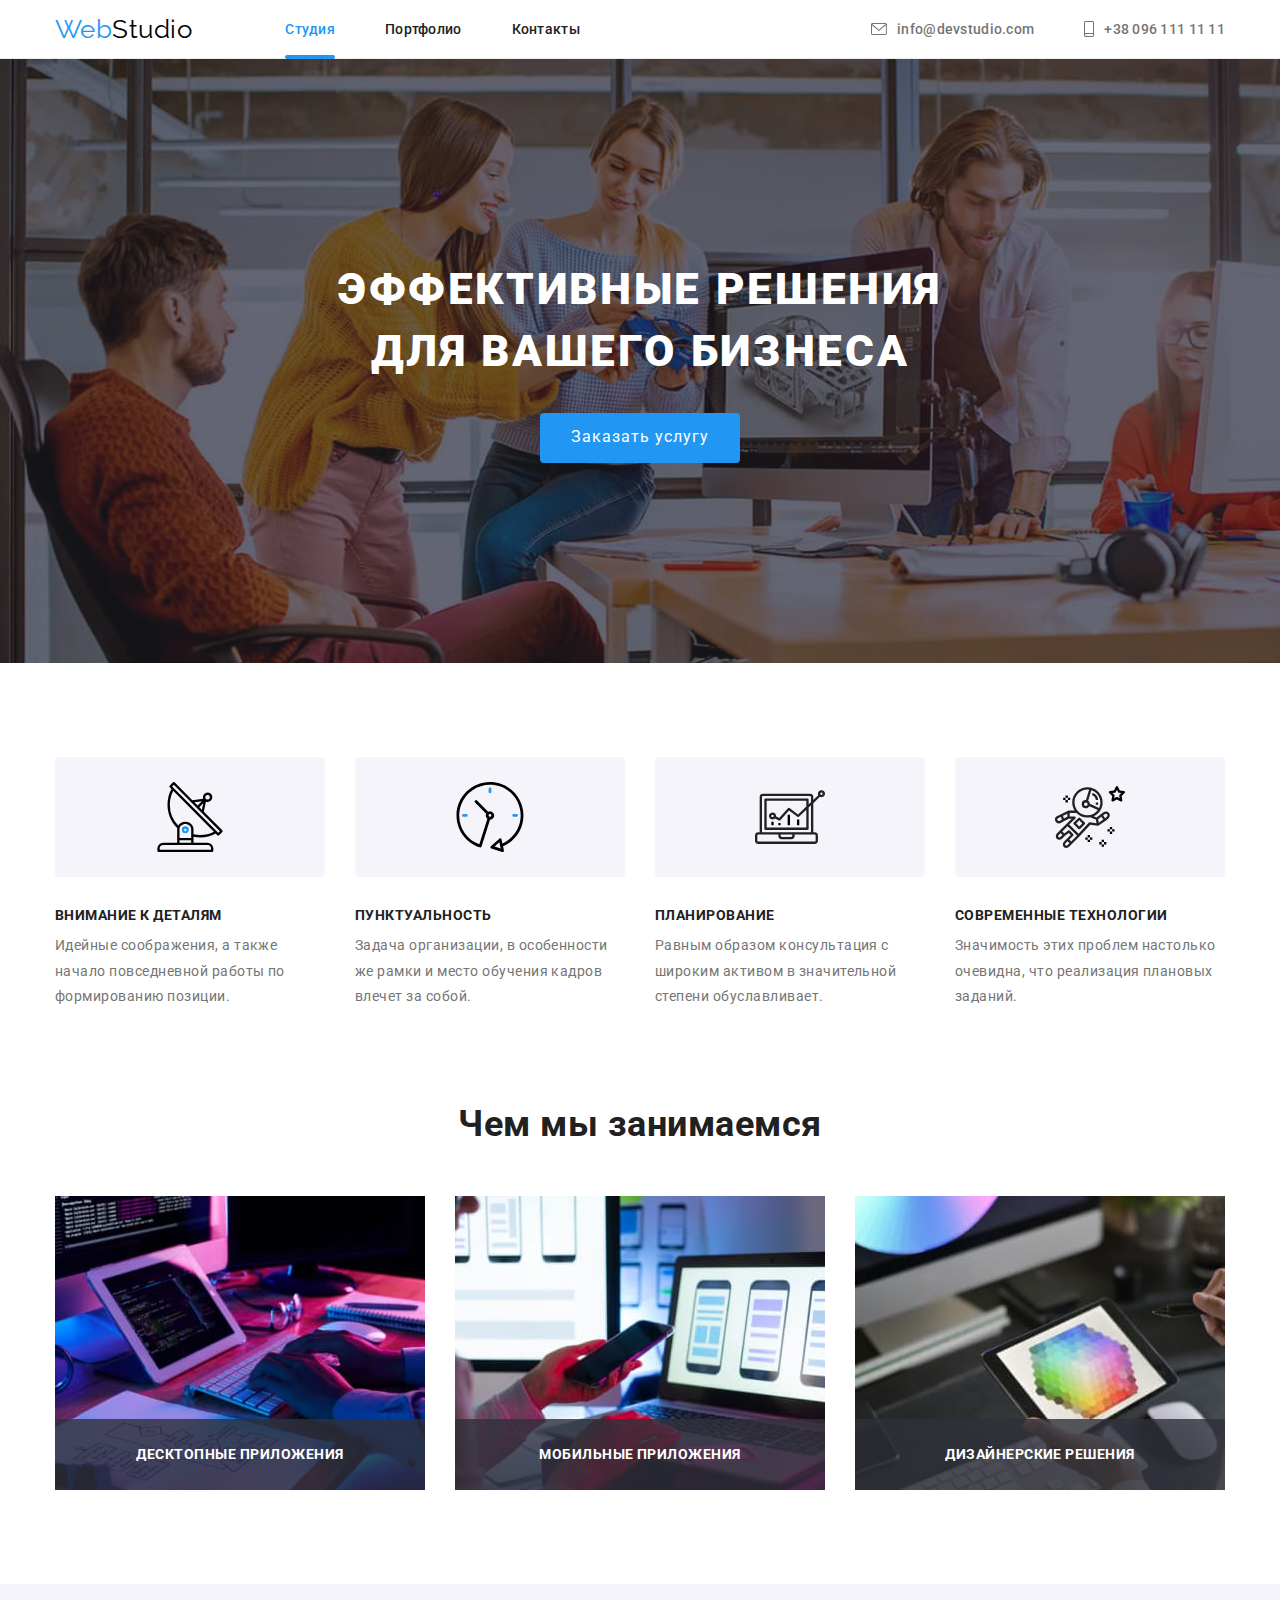
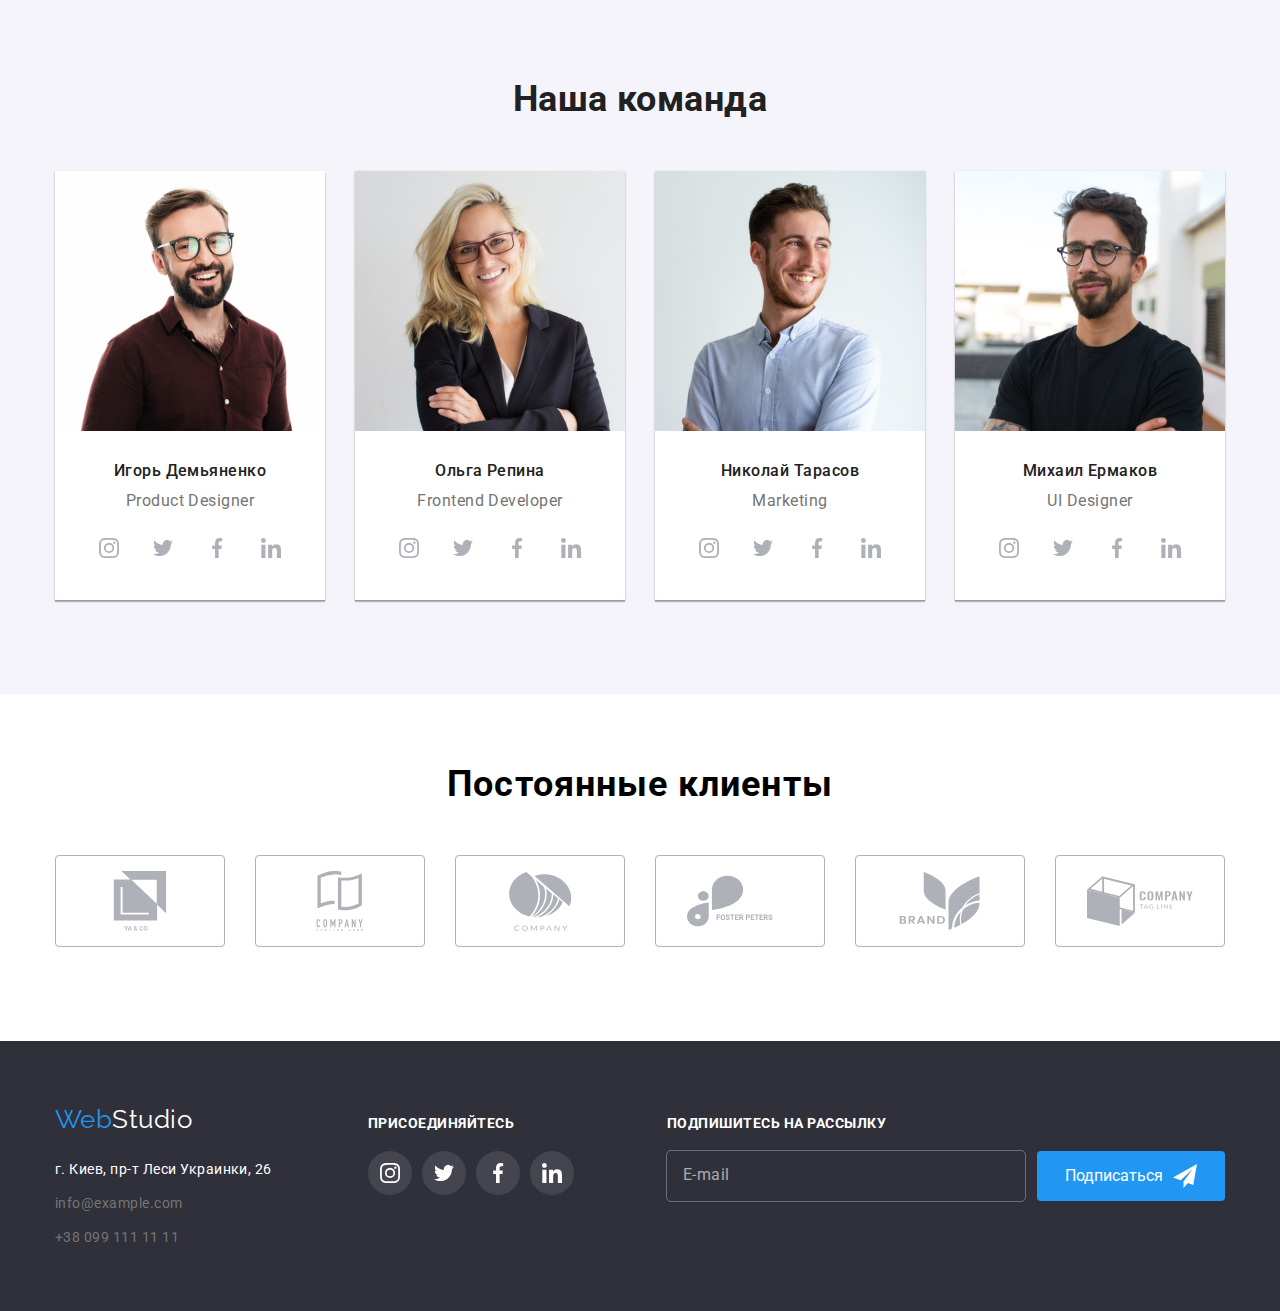
<file: index.html>
<!DOCTYPE html>
<html lang="ru">
  <head>
    <meta charset="UTF-8" />
    <meta http-equiv="X-UA-Compatible" content="IE=edge" />
    <meta name="viewport" content="width=device-width, initial-scale=1.0" />
    <link
      href="https://fonts.googleapis.com/css2?family=Raleway:wght@700&family=Roboto:wght@400;500;700;900&display=swap"
      rel="stylesheet"
    />
    <link rel="stylesheet" href="./css/modern-normalize.css" />
    <link rel="stylesheet" href="./css/styles.css" />
    <title>Document</title>
  </head>
  <body>
    <!-- header -->
    <header class="header">
      <div class="container">
        <nav class="navbar">
          <a href="#" class="logo"
            ><span class="logo-left-part">Web</span>Studio</a
          >
          <ul class="nav-list">
            <li class="nav-item">
              <a href="#" class="nav-link current">Студия</a>
            </li>
            <li class="nav-item">
              <a href="./portfolio.html" class="nav-link">Портфолио</a>
            </li>
            <li class="nav-item"><a href="#" class="nav-link">Контакты</a></li>
          </ul>
        </nav>
        <ul class="contacts-list">
          <li class="contacts-item">
            <a class="contacts-link" href="mailto:info@devstudio.com">
              <svg class="contacts-icon" width="16" height="12">
                <use href="./images/sprite.svg#icon-envelope"></use></svg
              >info@devstudio.com
            </a>
          </li>
          <li class="contacts-item">
            <a href="tel:+380961111111" class="contacts-link">
              <svg class="contacts-icon" width="10" height="16">
                <use href="./images/sprite.svg#icon-smartphone"></use>
              </svg>
              +38 096 111 11 11
            </a>
          </li>
        </ul>
      </div>
    </header>
    <!-- main content -->
    <main>
      <!-- hero section -->
      <section class="hero">
        <div class="container">
          <div class="hero-content">
            <h1 class="hero-title">Эффективные решения для вашего бизнеса</h1>
            <button type="button" class="hero-button" data-modal-open>
              Заказать услугу
            </button>
          </div>
        </div>
      </section>
      <!-- benefits section -->
      <section class="benefits section">
        <div class="container">
          <h2 class="visually-hidden">Наши преимущества</h2>
          <ul class="benefits-list">
            <li class="benefits-item">
              <div class="benefits-thumb">
                <svg width="70" height="70">
                  <use href="./images/sprite.svg#icon-antenna"></use>
                </svg>
              </div>
              <h3 class="benefits-subtitle">Внимание к деталям</h3>
              <p class="benefits-text">
                Идейные соображения, а также начало повседневной работы по
                формированию позиции.
              </p>
            </li>
            <li class="benefits-item">
              <div class="benefits-thumb">
                <svg width="70" height="70">
                  <use href="./images/sprite.svg#icon-clock"></use>
                </svg>
              </div>
              <h3 class="benefits-subtitle">Пунктуальность</h3>
              <p class="benefits-text">
                Задача организации, в особенности же рамки и место обучения
                кадров влечет за собой.
              </p>
            </li>

            <li class="benefits-item">
              <div class="benefits-thumb">
                <svg width="70" height="70">
                  <use href="./images/sprite.svg#icon-diagram"></use>
                </svg>
              </div>
              <h3 class="benefits-subtitle">Планирование</h3>
              <p class="benefits-text">
                Равным образом консультация с широким активом в значительной
                степени обуславливает.
              </p>
            </li>

            <li class="benefits-item">
              <div class="benefits-thumb">
                <svg width="70" height="70">
                  <use href="./images/sprite.svg#icon-astronaut"></use>
                </svg>
              </div>
              <h3 class="benefits-subtitle">Современные технологии</h3>
              <p class="benefits-text">
                Значимость этих проблем настолько очевидна, что реализация
                плановых заданий.
              </p>
            </li>
          </ul>
        </div>
      </section>
      <!-- our services section -->
      <section class="about section">
        <div class="container">
          <h2 class="about-title">Чем мы занимаемся</h2>
          <ul class="about-list">
            <li class="about-list-item">
              <img
                src="./images/services1.jpg"
                alt="настольный компьютер"
                width="370"
              />
              <p class="about-list-label">десктопные приложения</p>
            </li>
            <li class="about-list-item">
              <img src="./images/services2.jpg" alt="смартфон" width="370" />
              <p class="about-list-label">мобильные приложения</p>
            </li>
            <li class="about-list-item">
              <img src="./images/services3.jpg" alt="планшет" width="370" />
              <p class="about-list-label">дизайнерские решения</p>
            </li>
          </ul>
        </div>
      </section>
      <!-- our team section -->
      <section class="team section">
        <div class="container">
          <h2 class="team-title">Наша команда</h2>
          <ul class="team-cards">
            <li class="team-cards-item">
              <img
                src="./images/worker1.jpg"
                alt="Игорь Демьяненко"
                width="270"
              />
              <div class="member-info">
                <h3 class="team-subtitle">Игорь Демьяненко</h3>
                <p class="worker-speciality">Product Designer</p>
                <ul class="team-socials-list">
                  <li class="team-socials-item">
                    <a href="#" class="team-socials-link"
                      ><svg class="team-socials-icon" width="20" height="20">
                        <use
                          href="./images/sprite.svg#icon-instagram"
                        ></use></svg
                    ></a>
                  </li>
                  <li class="team-socials-item">
                    <a href="#" class="team-socials-link"
                      ><svg class="team-socials-icon" width="20" height="20">
                        <use href="./images/sprite.svg#icon-twitter"></use></svg
                    ></a>
                  </li>
                  <li class="team-socials-item">
                    <a href="#" class="team-socials-link"
                      ><svg class="team-socials-icon" width="20" height="20">
                        <use
                          href="./images/sprite.svg#icon-facebook"
                        ></use></svg
                    ></a>
                  </li>
                  <li class="team-socials-item">
                    <a href="#" class="team-socials-link"
                      ><svg class="team-socials-icon" width="20" height="20">
                        <use
                          href="./images/sprite.svg#icon-linkedin"
                        ></use></svg
                    ></a>
                  </li>
                </ul>
              </div>
            </li>
            <li class="team-cards-item">
              <img src="./images/worker2.jpg" alt="Ольга Репина" width="270" />
              <div class="member-info">
                <h3 class="team-subtitle">Ольга Репина</h3>
                <p class="worker-speciality">Frontend Developer</p>
                <ul class="team-socials-list">
                  <li class="team-socials-item">
                    <a href="#" class="team-socials-link"
                      ><svg class="team-socials-icon" width="20" height="20">
                        <use
                          href="./images/sprite.svg#icon-instagram"
                        ></use></svg
                    ></a>
                  </li>
                  <li class="team-socials-item">
                    <a href="#" class="team-socials-link"
                      ><svg class="team-socials-icon" width="20" height="20">
                        <use href="./images/sprite.svg#icon-twitter"></use></svg
                    ></a>
                  </li>
                  <li class="team-socials-item">
                    <a href="#" class="team-socials-link"
                      ><svg class="team-socials-icon" width="20" height="20">
                        <use
                          href="./images/sprite.svg#icon-facebook"
                        ></use></svg
                    ></a>
                  </li>
                  <li class="team-socials-item">
                    <a href="#" class="team-socials-link"
                      ><svg class="team-socials-icon" width="20" height="20">
                        <use
                          href="./images/sprite.svg#icon-linkedin"
                        ></use></svg
                    ></a>
                  </li>
                </ul>
              </div>
            </li>
            <li class="team-cards-item">
              <img
                src="./images/worker3.jpg"
                alt="Николай Тарасов"
                width="270"
              />
              <div class="member-info">
                <h3 class="team-subtitle">Николай Тарасов</h3>
                <p class="worker-speciality">Marketing</p>
                <ul class="team-socials-list">
                  <li class="team-socials-item">
                    <a href="#" class="team-socials-link"
                      ><svg class="team-socials-icon" width="20" height="20">
                        <use
                          href="./images/sprite.svg#icon-instagram"
                        ></use></svg
                    ></a>
                  </li>
                  <li class="team-socials-item">
                    <a href="#" class="team-socials-link"
                      ><svg class="team-socials-icon" width="20" height="20">
                        <use href="./images/sprite.svg#icon-twitter"></use></svg
                    ></a>
                  </li>
                  <li class="team-socials-item">
                    <a href="#" class="team-socials-link"
                      ><svg class="team-socials-icon" width="20" height="20">
                        <use
                          href="./images/sprite.svg#icon-facebook"
                        ></use></svg
                    ></a>
                  </li>
                  <li class="team-socials-item">
                    <a href="#" class="team-socials-link"
                      ><svg class="team-socials-icon" width="20" height="20">
                        <use
                          href="./images/sprite.svg#icon-linkedin"
                        ></use></svg
                    ></a>
                  </li>
                </ul>
              </div>
            </li>
            <li class="team-cards-item">
              <img
                src="./images/worker4.jpg"
                alt="Михаил Ермаков"
                width="270"
              />
              <div class="member-info">
                <h3 class="team-subtitle">Михаил Ермаков</h3>
                <p class="worker-speciality">UI Designer</p>
                <ul class="team-socials-list">
                  <li class="team-socials-item">
                    <a href="#" class="team-socials-link"
                      ><svg class="team-socials-icon" width="20" height="20">
                        <use
                          href="./images/sprite.svg#icon-instagram"
                        ></use></svg
                    ></a>
                  </li>
                  <li class="team-socials-item">
                    <a href="#" class="team-socials-link"
                      ><svg class="team-socials-icon" width="20" height="20">
                        <use href="./images/sprite.svg#icon-twitter"></use></svg
                    ></a>
                  </li>
                  <li class="team-socials-item">
                    <a href="#" class="team-socials-link"
                      ><svg class="team-socials-icon" width="20" height="20">
                        <use
                          href="./images/sprite.svg#icon-facebook"
                        ></use></svg
                    ></a>
                  </li>
                  <li class="team-socials-item">
                    <a href="#" class="team-socials-link"
                      ><svg class="team-socials-icon" width="20" height="20">
                        <use
                          href="./images/sprite.svg#icon-linkedin"
                        ></use></svg
                    ></a>
                  </li>
                </ul>
              </div>
            </li>
          </ul>
        </div>
      </section>
      <!-- our clients block -->
      <section class="clients-section">
        <div class="container">
          <h2 class="clients-title">Постоянные клиенты</h2>
          <ul class="clients-list">
            <li class="clients-item">
              <a href="" class="clients-link">
                <svg class="clients-icon" width="106" height="60">
                  <use href="./images/sprite.svg#icon-yaco"></use>
                </svg>
              </a>
            </li>
            <li class="clients-item">
              <a href="" class="clients-link">
                <svg class="clients-icon" width="106" height="60">
                  <use href="./images/sprite.svg#icon-taglinehere"></use>
                </svg>
              </a>
            </li>
            <li class="clients-item">
              <a href="" class="clients-link">
                <svg class="clients-icon" width="106" height="60">
                  <use href="./images/sprite.svg#icon-company"></use>
                </svg>
              </a>
            </li>
            <li class="clients-item">
              <a href="" class="clients-link">
                <svg class="clients-icon" width="106" height="60">
                  <use href="./images/sprite.svg#icon-fosterpeters"></use>
                </svg>
              </a>
            </li>
            <li class="clients-item">
              <a href="" class="clients-link">
                <svg class="clients-icon" width="106" height="60">
                  <use href="./images/sprite.svg#icon-brand"></use>
                </svg>
              </a>
            </li>
            <li class="clients-item">
              <a href="" class="clients-link">
                <svg class="clients-icon" width="106" height="60">
                  <use href="./images/sprite.svg#icon-tagline"></use>
                </svg>
              </a>
            </li>
          </ul>
        </div>
      </section>
    </main>
    <!--                            footer                                     -->
    <footer class="footer">
      <div class="container">
        <div class="footer-left-part">
          <a href="" class="footer-logo"
            ><span class="logo-left-part">Web</span>Studio</a
          >
          <address class="footer-address">
            <ul class="footer-address-list">
              <li class="footer-address-item">
                <a
                  href="https://www.google.com/maps/place/%D0%B1%D1%83%D0%BB.+%D0%9B%D0%B5%D1%81%D0%B8+%D0%A3%D0%BA%D1%80%D0%B0%D0%B8%D0%BD%D0%BA%D0%B8,+26,+%D0%9A%D0%B8%D0%B5%D0%B2,+02000/@50.4258015,30.5357143,17z/data=!4m5!3m4!1s0x40d4cf0e033ecbe9:0x57a4dffefec77da0!8m2!3d50.4265807!4d30.5383858"
                  class="footer-map-link"
                  >г. Киев, пр-т Леси Украинки, 26
                </a>
              </li>
              <li class="footer-address-item">
                <a href="mailto:info@example.com" class="footer-contact-link"
                  >info@example.com</a
                >
              </li>
              <li class="footer-address-item">
                <a href="tel:+380961111111" class="footer-contact-link"
                  >+38 099 111 11 11</a
                >
              </li>
            </ul>
          </address>
        </div>
        <!--                              footer socials block                                  -->
        <div class="footer-socials">
          <b class="footer-socials-title">присоединяйтесь</b>
          <ul class="footer-socials-list">
            <li class="footer-socials-item">
              <a href="#" class="footer-socials-link">
                <svg width="20" height="20" class="footer-socials-icon">
                  <use href="./images/sprite.svg#icon-instagram"></use>
                </svg>
              </a>
            </li>
            <li class="footer-socials-item">
              <a href="#" class="footer-socials-link">
                <svg width="20" height="20" class="footer-socials-icon">
                  <use href="./images/sprite.svg#icon-twitter"></use>
                </svg>
              </a>
            </li>
            <li class="footer-socials-item">
              <a href="#" class="footer-socials-link">
                <svg width="20" height="20" class="footer-socials-icon">
                  <use href="./images/sprite.svg#icon-facebook"></use>
                </svg>
              </a>
            </li>
            <li class="footer-socials-item">
              <a href="#" class="footer-socials-link">
                <svg width="20" height="20" class="footer-socials-icon">
                  <use href="./images/sprite.svg#icon-linkedin"></use>
                </svg>
              </a>
            </li>
          </ul>
        </div>
        <div class="footer-mailing-box">
          <b class="mailing-title">подпишитесь на рассылку</b>
          <form class="mailing-form">
            <input
              type="email"
              name="customers-email"
              id="mailing-address"
              class="mailing-input"
              placeholder=" "
            />
            <label for="mailing-address" class="mailing-label">E-mail</label>
            <button type="submit" class="mailing-submit-btn">
              Подписаться
              <svg width="24" height="24" class="mailing-btn-icon">
                <use href="./images/sprite.svg#icon-paperplane"></use>
              </svg>
            </button>
          </form>
        </div>
      </div>
    </footer>
    <!--          modal window markup          -->
    <div class="modal-backdrop is-hidden" data-modal>
      <div class="modal">
        <button type="button" class="modal-close-btn" data-modal-close>
          &#xd7;
        </button>
        <b class="modal-title">Оставьте свои данные, мы вам перезвоним</b>
        <form>
          <label class="form-input-box">
            Имя
            <input type="text" class="form-input" name="name" />
            <svg class="form-input-icon" width="13px" height="13px">
              <use href="./images/sprite.svg#icon-human"></use>
            </svg>
          </label>
          <label class="form-input-box">
            Телефон
            <input type="tel" class="form-input" name="phone-number" />
            <svg class="form-input-icon" width="13px" height="13px">
              <use href="./images/sprite.svg#icon-handset"></use>
            </svg>
          </label>
          <label class="form-input-box">
            Почта
            <input type="email" class="form-input" name="email-address" />
            <svg class="form-input-icon" width="13px" height="13px">
              <use href="./images/sprite.svg#icon-mail"></use>
            </svg>
          </label>
          <label class="form-input-box">
            Комментарий
            <textarea
              name="comment"
              class="form-comment"
              placeholder="Введите текст"
            ></textarea>
          </label>
          <label for="policy-input" class="policy-box">
            <input
              type="checkbox"
              name="policy-checkbox"
              id="policy-input"
              class="policy-input"
            />
            <span class="policy-checkbox"></span>
            Соглашаюсь с рассылкой и принимаю &nbsp;
            <a href="www.google.com" class="policy-link">Условия договора</a>
          </label>
          <button type="submit" class="form-submit-btn">Отправить</button>
        </form>
      </div>
    </div>
    <script src="./js/modal.js"></script>
  </body>
</html>
</file>
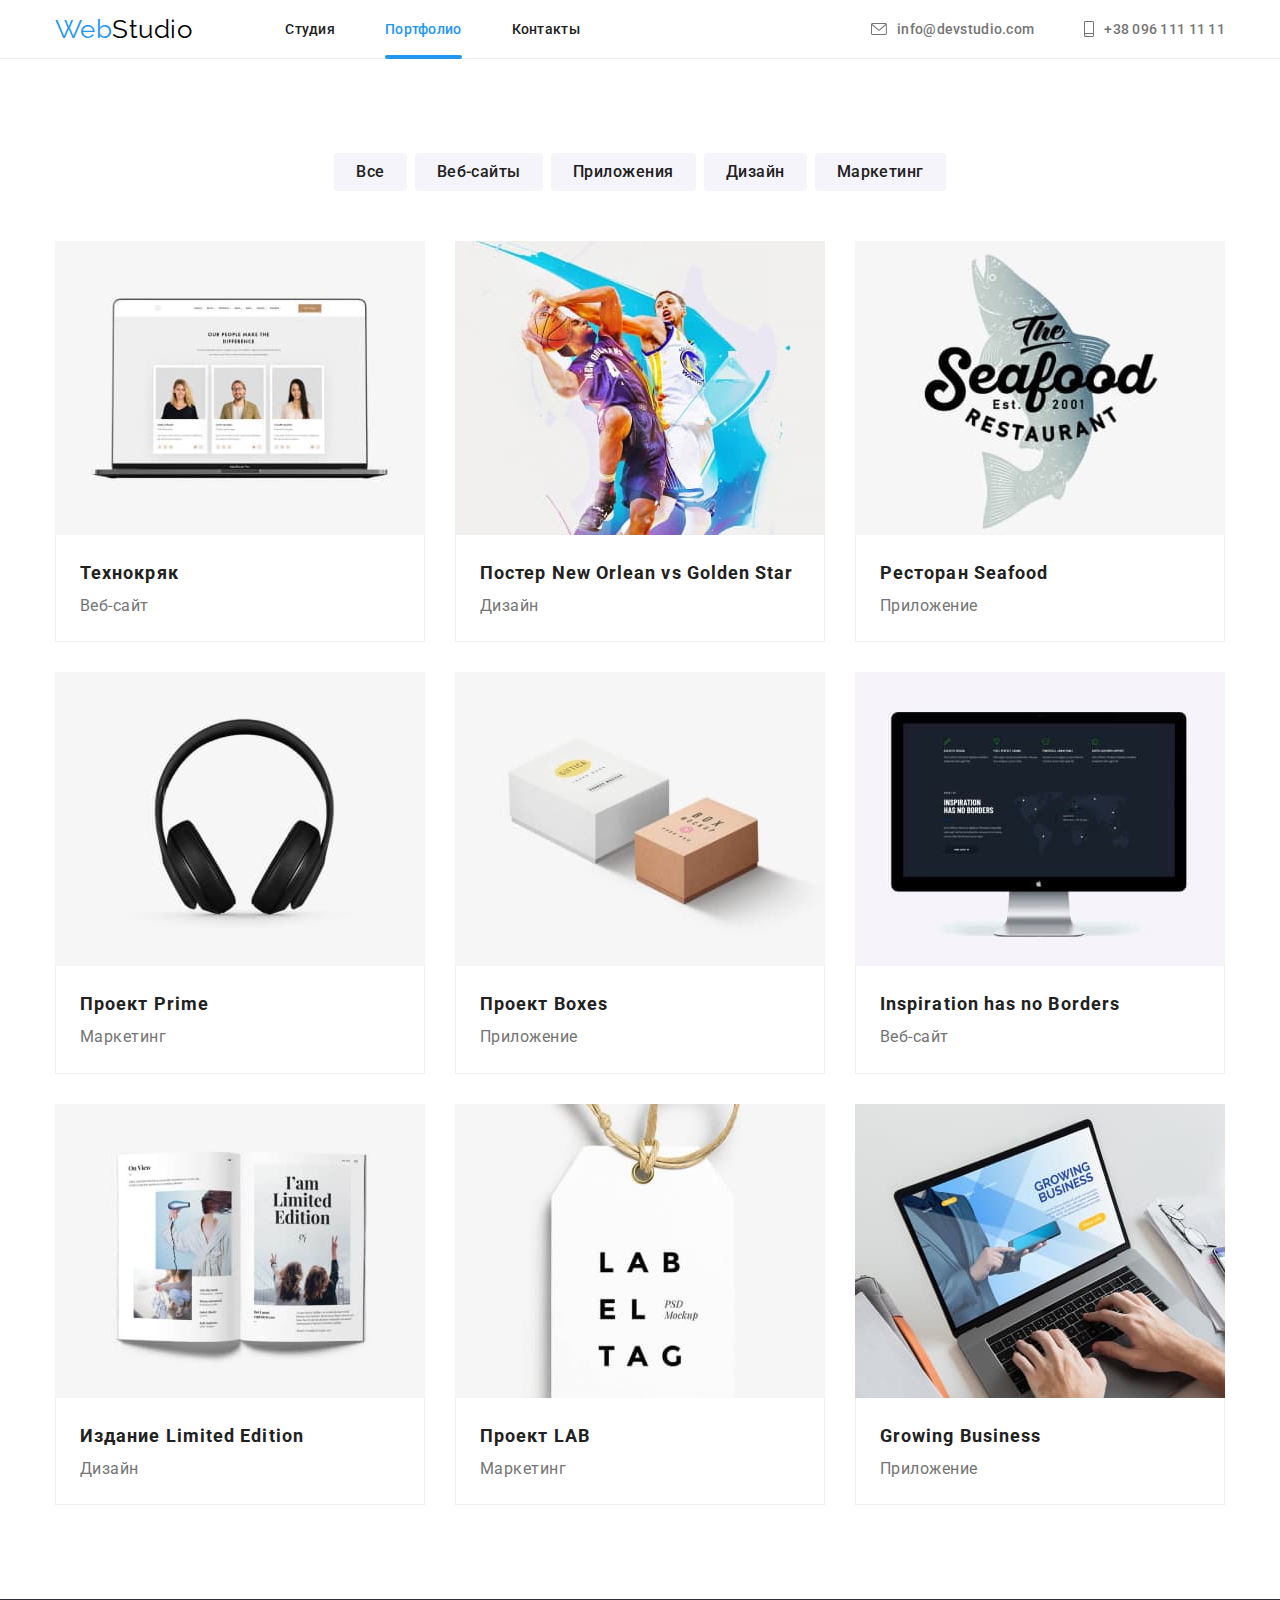
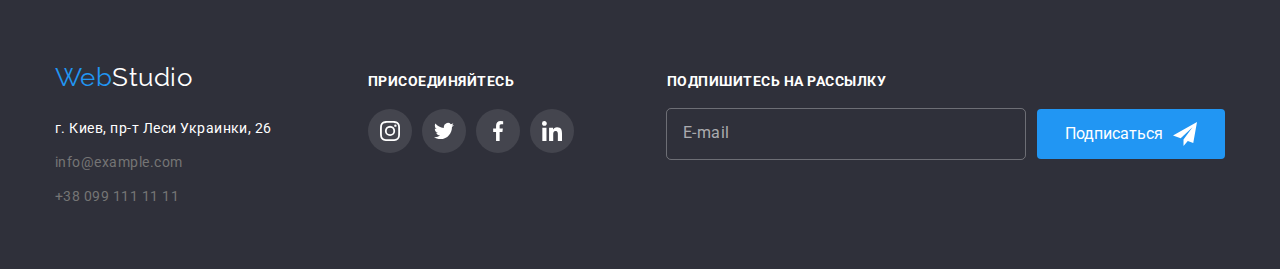
<file: portfolio.html>
<!DOCTYPE html>
<html lang="en">
  <head>
    <meta charset="UTF-8" />
    <meta http-equiv="X-UA-Compatible" content="IE=edge" />
    <meta name="viewport" content="width=device-width, initial-scale=1.0" />
    <title>Document</title>
    <link
      href="https://fonts.googleapis.com/css2?family=Raleway:wght@700&family=Roboto:wght@400;500;700;900&display=swap"
      rel="stylesheet"
    />
    <link rel="stylesheet" href="./css/modern-normalize.css" />
    <link rel="stylesheet" href="./css/styles.css" />
  </head>
  <body>
    <!-- header -->
    <header class="header">
      <div class="container">
        <nav class="navbar">
          <a href="#" class="logo"
            ><span class="logo-left-part">Web</span>Studio</a
          >
          <ul class="nav-list">
            <li class="nav-item">
              <a href="./index.html" class="nav-link">Студия</a>
            </li>
            <li class="nav-item">
              <a href="#" class="nav-link current">Портфолио</a>
            </li>
            <li class="nav-item"><a href="#" class="nav-link">Контакты</a></li>
          </ul>
        </nav>
        <ul class="contacts-list">
          <li class="contacts-item">
            <a class="contacts-link" href="mailto:info@devstudio.com">
              <svg class="contacts-icon" width="16" height="12">
                <use href="./images/sprite.svg#icon-envelope"></use></svg
              >info@devstudio.com
            </a>
          </li>
          <li class="contacts-item">
            <a href="tel:+380961111111" class="contacts-link">
              <svg class="contacts-icon" width="10" height="16">
                <use href="./images/sprite.svg#icon-smartphone"></use>
              </svg>
              +38 096 111 11 11
            </a>
          </li>
        </ul>
      </div>
    </header>
    <!-- main content -->
    <main>
      <section class="section">
        <div class="container">
          <h1 class="visually-hidden">Портфолио</h1>
          <!-- filter buttons -->
          <ul class="filter">
            <li class="filter-item">
              <button type="button" class="filter-button">Все</button>
            </li>
            <li class="filter-item">
              <button type="button" class="filter-button">Веб-сайты</button>
            </li>
            <li class="filter-item">
              <button type="button" class="filter-button">Приложения</button>
            </li>
            <li class="filter-item">
              <button type="button" class="filter-button">Дизайн</button>
            </li>
            <li class="filter-item">
              <button type="button" class="filter-button">Маркетинг</button>
            </li>
          </ul>
          <!-- projects filter grid -->
          <ul class="card-set">
            <li class="card-set-item">
              <a href="#" class="project-link">
                <div class="project-thumb">
                  <img src="./images/portfolio-img-1.jpg" alt="Ноутбук" />
                  <div class="project-overlay">
                    <p class="overlay-text">
                      Технокряк это современная площадка распространения
                      коронавируса. Компании используют эту платформу для
                      цифрового шпионажа и атак на защищённые сервера
                      конкурентов.
                    </p>
                  </div>
                </div>
                <div class="card-content">
                  <h2 class="project-name">Технокряк</h2>
                  <p class="project-class">Веб-сайт</p>
                </div>
              </a>
            </li>
            <li class="card-set-item">
              <a href="#" class="project-link">
                <div class="project-thumb">
                  <img
                    src="./images/portfolio-img-2.jpg"
                    alt="Два баскетболиста"
                  />
                  <div class="project-overlay">
                    <p class="overlay-text">
                      Технокряк это современная площадка распространения
                      коронавируса. Компании используют эту платформу для
                      цифрового шпионажа и атак на защищённые сервера
                      конкурентов.
                    </p>
                  </div>
                </div>
                <div class="card-content">
                  <h2 class="project-name">Постер New Orlean vs Golden Star</h2>
                  <p class="project-class">Дизайн</p>
                </div>
              </a>
            </li>
            <li class="card-set-item">
              <a href="#" class="project-link">
                <div class="project-thumb">
                  <img
                    src="./images/portfolio-img-3.jpg"
                    alt="Логотип ресторана морской кухни"
                  />
                  <div class="project-overlay">
                    <p class="overlay-text">
                      Технокряк это современная площадка распространения
                      коронавируса. Компании используют эту платформу для
                      цифрового шпионажа и атак на защищённые сервера
                      конкурентов.
                    </p>
                  </div>
                </div>
                <div class="card-content">
                  <h2 class="project-name">Ресторан Seafood</h2>
                  <p class="project-class">Приложение</p>
                </div>
              </a>
            </li>
            <li class="card-set-item">
              <a href="#" class="project-link">
                <div class="project-thumb">
                  <img src="./images/portfolio-img-4.jpg" alt="Наушники" />
                  <div class="project-overlay">
                    <p class="overlay-text">
                      Технокряк это современная площадка распространения
                      коронавируса. Компании используют эту платформу для
                      цифрового шпионажа и атак на защищённые сервера
                      конкурентов.
                    </p>
                  </div>
                </div>
                <div class="card-content">
                  <h2 class="project-name">Проект Prime</h2>
                  <p class="project-class">Маркетинг</p>
                </div>
              </a>
            </li>
            <li class="card-set-item">
              <a href="#" class="project-link">
                <div class="project-thumb">
                  <img src="./images/portfolio-img-5.jpg" alt="Две коробки" />
                  <div class="project-overlay">
                    <p class="overlay-text">
                      Технокряк это современная площадка распространения
                      коронавируса. Компании используют эту платформу для
                      цифрового шпионажа и атак на защищённые сервера
                      конкурентов.
                    </p>
                  </div>
                </div>
                <div class="card-content">
                  <h2 class="project-name">Проект Boxes</h2>
                  <p class="project-class">Приложение</p>
                </div>
              </a>
            </li>
            <li class="card-set-item">
              <a href="#" class="project-link">
                <div class="project-thumb">
                  <img src="./images/portfolio-img-6.jpg" alt="Ай мак" />
                  <div class="project-overlay">
                    <p class="overlay-text">
                      Технокряк это современная площадка распространения
                      коронавируса. Компании используют эту платформу для
                      цифрового шпионажа и атак на защищённые сервера
                      конкурентов.
                    </p>
                  </div>
                </div>
                <div class="card-content">
                  <h2 class="project-name">Inspiration has no Borders</h2>
                  <p class="project-class">Веб-сайт</p>
                </div>
              </a>
            </li>
            <li class="card-set-item">
              <a href="#" class="project-link">
                <div class="project-thumb">
                  <img src="./images/portfolio-img-7.jpg" alt="Книга " />
                  <div class="project-overlay">
                    <p class="overlay-text">
                      Технокряк это современная площадка распространения
                      коронавируса. Компании используют эту платформу для
                      цифрового шпионажа и атак на защищённые сервера
                      конкурентов.
                    </p>
                  </div>
                </div>
                <div class="card-content">
                  <h2 class="project-name">Издание Limited Edition</h2>
                  <p class="project-class">Дизайн</p>
                </div>
              </a>
            </li>
            <li class="card-set-item">
              <a href="#" class="project-link">
                <div class="project-thumb">
                  <img src="./images/portfolio-img-8.jpg" alt="Бирка" />
                  <div class="project-overlay">
                    <p class="overlay-text">
                      Технокряк это современная площадка распространения
                      коронавируса. Компании используют эту платформу для
                      цифрового шпионажа и атак на защищённые сервера
                      конкурентов.
                    </p>
                  </div>
                </div>
                <div class="card-content">
                  <h2 class="project-name">Проект LAB</h2>
                  <p class="project-class">Маркетинг</p>
                </div>
              </a>
            </li>
            <li class="card-set-item">
              <a href="#" class="project-link">
                <div class="project-thumb">
                  <img src="./images/portfolio-img-9.jpg" alt="Ноутбук" />
                  <div class="project-overlay">
                    <p class="overlay-text">
                      Технокряк это современная площадка распространения
                      коронавируса. Компании используют эту платформу для
                      цифрового шпионажа и атак на защищённые сервера
                      конкурентов.
                    </p>
                  </div>
                </div>
                <div class="card-content">
                  <h2 class="project-name">Growing Business</h2>
                  <p class="project-class">Приложение</p>
                </div>
              </a>
            </li>
          </ul>
        </div>
      </section>
    </main>
    <!-- footer -->
    <footer class="footer">
      <div class="container">
        <div class="footer-left-part">
          <a href="" class="footer-logo"
            ><span class="logo-left-part">Web</span>Studio</a
          >
          <address class="footer-address">
            <ul class="footer-address-list">
              <li class="footer-address-item">
                <a
                  href="https://www.google.com/maps/place/%D0%B1%D1%83%D0%BB.+%D0%9B%D0%B5%D1%81%D0%B8+%D0%A3%D0%BA%D1%80%D0%B0%D0%B8%D0%BD%D0%BA%D0%B8,+26,+%D0%9A%D0%B8%D0%B5%D0%B2,+02000/@50.4258015,30.5357143,17z/data=!4m5!3m4!1s0x40d4cf0e033ecbe9:0x57a4dffefec77da0!8m2!3d50.4265807!4d30.5383858"
                  class="footer-map-link"
                  >г. Киев, пр-т Леси Украинки, 26
                </a>
              </li>
              <li class="footer-address-item">
                <a href="mailto:info@example.com" class="footer-contact-link"
                  >info@example.com</a
                >
              </li>
              <li class="footer-address-item">
                <a href="tel:+380961111111" class="footer-contact-link"
                  >+38 099 111 11 11</a
                >
              </li>
            </ul>
          </address>
        </div>
        <!------------ footer socials block ------------>
        <div class="footer-socials">
          <h3 class="footer-socials-title">присоединяйтесь</h3>
          <ul class="footer-socials-list">
            <li class="footer-socials-item">
              <a href="#" class="footer-socials-link">
                <svg width="20" height="20" class="footer-socials-icon">
                  <use href="./images/sprite.svg#icon-instagram"></use>
                </svg>
              </a>
            </li>
            <li class="footer-socials-item">
              <a href="#" class="footer-socials-link">
                <svg width="20" height="20" class="footer-socials-icon">
                  <use href="./images/sprite.svg#icon-twitter"></use>
                </svg>
              </a>
            </li>
            <li class="footer-socials-item">
              <a href="#" class="footer-socials-link">
                <svg width="20" height="20" class="footer-socials-icon">
                  <use href="./images/sprite.svg#icon-facebook"></use>
                </svg>
              </a>
            </li>
            <li class="footer-socials-item">
              <a href="#" class="footer-socials-link">
                <svg width="20" height="20" class="footer-socials-icon">
                  <use href="./images/sprite.svg#icon-linkedin"></use>
                </svg>
              </a>
            </li>
          </ul>
        </div>
        <div class="footer-mailing-box">
          <b class="mailing-title">подпишитесь на рассылку</b>
          <form class="mailing-form">
            <input
              type="email"
              name="customers-email"
              id="mailing-address"
              class="mailing-input"
              placeholder=" "
            />
            <label for="mailing-address" class="mailing-label">E-mail</label>
            <button type="submit" class="mailing-submit-btn">
              Подписаться
              <svg width="24" height="24" class="mailing-btn-icon">
                <use href="./images/sprite.svg#icon-paperplane"></use>
              </svg>
            </button>
          </form>
        </div>
      </div>
    </footer>
  </body>
</html>
</file>
<file: css/styles.css>
:root {
  --title-color: #212121;
  --brand-color: #2196f3;
  --focused-brand-color: #188ce8;
  --main-text-color: #757575;
  --main-white-color: #ffffff;
  --address-link-color: rgba(255, 255, 255, 0.6);
  --solid-black-color: #000000;
  --secondary-background-color: #2f303a;
  --light-background-color: #f5f4fa;
  --header-underline-color: #ececec;
  --card-border-color: #eeeeee;
  --card-set-gap: 30px;
  --grey-icon-color: #afb1b8;
  --footer-socials-bgc: rgba(255, 255, 255, 0.1);
  --timing-function: cubic-bezier(0.4, 0, 0.2, 1);
}
body {
  font-family: "Roboto", "Arial", sans-serif;
  color: var(--main-text-color);
  letter-spacing: 0.03em;
}
h1,
h2,
h3,
h4,
h5,
h5,
p {
  margin: 0;
}
ul {
  margin: 0;
  padding: 0;
  list-style: none;
}
img {
  display: block;
  height: auto;
  max-width: 100%;
}
/* class for hidding elements visualy  */
.visually-hidden {
  position: absolute;
  clip: rect(0 0 0 0);
  width: 1px;
  height: 1px;
  margin: -1px;
}
/* =======================  index.html styles =======================  */
/* container */
.container {
  width: 1200px;
  margin: 0 auto;
  padding: 0 15px;
}
.section {
  padding-top: 94px;
  padding-bottom: 94px;
}
/* header */
.header {
  border-bottom: 1px solid var(--header-underline-color);
}
.header > .container {
  display: flex;
  justify-content: space-between;
  align-items: center;
}
.navbar {
  display: flex;
  align-items: center;
}

.logo {
  color: var(--solid-black-color);
  font-family: "Raleway", "Arial", sans-serif;
  font-size: 26px;
  line-height: 1.4;
  text-decoration: none;
  margin-right: 93px;
}
.logo-left-part {
  color: var(--brand-color);
}
.nav-list {
  display: flex;
}
.nav-item {
  padding: 20px 0;
}
.nav-item:not(:last-child) {
  margin-right: 50px;
}
.nav-link {
  position: relative;
  font-size: 14px;
  font-weight: 500;
  line-height: 1.2;
  color: var(--title-color);
  letter-spacing: 0.02em;
  text-decoration: none;
  padding: 20px 0;
  transition-property: color;
  transition-duration: 0.25s;
  transition-timing-function: var(--timing-function);
}
.nav-link:hover,
.nav-link:focus {
  color: var(--brand-color);
}
.nav-link.current {
  color: var(--brand-color);
}
.current::after {
  content: "";
  display: inline-block;
  position: absolute;
  left: 0;
  bottom: -2px;
  width: 100%;
  height: 4px;
  background-color: var(--brand-color);
  border-radius: 4px;
}
.contacts-list {
  display: flex;
}

.contacts-item:last-child {
  margin-left: 50px;
}
.contacts-icon {
  fill: currentColor;
  margin-right: 10px;
}
.contacts-link {
  font-size: 14px;
  font-weight: 500;
  line-height: 1.2;
  color: inherit;
  letter-spacing: 0.02em;
  text-decoration: none;
  display: flex;
  align-items: center;
  transition-property: color;
  transition-duration: 0.25s;
  transition-timing-function: var(--timing-function);
}
.contacts-link:hover,
.contacts-link:focus {
  color: var(--brand-color);
}
/* main content section */
/* hero section */
.hero {
  background-image: linear-gradient(
      rgba(47, 48, 58, 0.4),
      rgba(47, 48, 58, 0.4)
    ),
    url(../images/hero.jpg);
  background-size: cover;
  background-repeat: no-repeat;
  max-width: 1600px;
  background-color: var(--secondary-background-color);
  padding: 200px 0;
  margin: 0 auto;
}
.hero-content {
  width: 700px;
  margin: 0 auto;
}
.hero-title {
  font-size: 44px;
  font-weight: 900;
  line-height: 1.4;
  color: var(--main-white-color);
  letter-spacing: 0.06em;
  text-transform: uppercase;
  text-align: center;
}
.hero-button {
  font-family: inherit;
  color: var(--main-white-color);
  background-color: var(--brand-color);
  letter-spacing: 0.06em;
  cursor: pointer;
  height: 50px;
  width: 200px;
  display: block;
  margin: 30px auto 0;
  padding: 0;
  border: none;
  border-radius: 4px;
  transition-property: background-color;
  transition-duration: 0.25s;
  transition-timing-function: var(--timing-function);
}
.hero-button:hover,
.hero-button:focus {
  background-color: #188ce8;
}
/* benefits section */

.benefits-thumb {
  background-color: var(--light-background-color);
  border-radius: 4px;
  height: 120px;
  margin-bottom: 30px;
  display: flex;
  justify-content: center;
  align-items: center;
}
.benefits-list {
  display: flex;
  flex-wrap: wrap;
}
.benefits-item {
  width: 270px;
}
.benefits-item:not(:last-child) {
  margin-right: 30px;
}
.benefits-subtitle {
  color: var(--title-color);
  text-transform: uppercase;
  font-size: 14px;
  font-weight: 700;
  line-height: 1.2;
  margin-bottom: 10px;
}
.benefits-text {
  font-size: 14px;
  line-height: 1.8;
}
/* our services section */
.about.section {
  padding-top: 0;
}
.about-title {
  color: var(--title-color);
  font-size: 36px;
  font-weight: 700;
  line-height: 1.2;
  text-align: center;
  margin-bottom: 50px;
}
.about-list {
  display: flex;
}
.about-list-item {
  position: relative;
}
.about-list-item:not(:last-child) {
  margin-right: 30px;
}
.about-list-label {
  position: absolute;
  bottom: 0;
  padding: 27px 0;
  width: 100%;
  font-size: 14px;
  font-weight: 700;
  line-height: 1.2;
  text-align: center;
  text-transform: uppercase;
  color: var(--main-white-color);
  background: linear-gradient(rgba(47, 48, 58, 0.8), rgba(47, 48, 58, 0.8));
}
/* our team section */
.team {
  background-color: var(--light-background-color);
}
.team-cards {
  display: flex;
  flex-wrap: wrap;
}
.team-cards-item {
  box-shadow: 0px 2px 1px 0px #00000033, 0px 1px 1px 0px #00000024,
    0px 1px 3px 0px #0000001f;
}
.team-cards-item:not(:last-child) {
  margin-right: 30px;
}
.member-info {
  background-color: var(--main-white-color);
  padding-top: 30px;
  padding-bottom: 30px;
  border-bottom-right-radius: 4px;
  border-bottom-left-radius: 4px;
}
.team-title {
  color: var(--title-color);
  font-size: 36px;
  font-weight: 700;
  line-height: 1.2;
  text-align: center;
  margin-bottom: 50px;
}
.team-subtitle {
  color: var(--title-color);
  font-weight: 500;
  font-size: 16px;
  line-height: 1.2;
  text-align: center;
  margin-bottom: 10px;
}
.worker-speciality {
  font-size: 16px;
  line-height: 1.2;
  text-align: center;
  margin-bottom: 16px;
}
.team-socials-list {
  display: flex;
  justify-content: center;
  align-items: center;
}
.team-socials-item {
  width: 44px;
  height: 44px;
}
.team-socials-item:not(:last-child) {
  margin-right: 10px;
}
.team-socials-link {
  display: flex;
  width: 100%;
  height: 100%;
  justify-content: center;
  align-items: center;
  border-radius: 50%;
  transition-property: background-color;
  transition-duration: 0.25s;
  transition-timing-function: var(--timing-function);
}
.team-socials-link:hover,
.team-socials-link:focus {
  background-color: var(--brand-color);
}
.team-socials-icon {
  fill: var(--grey-icon-color);
  transition-property: fill;
  transition-duration: 0.25s;
  transition-timing-function: var(--timing-function);
}
.team-socials-link:hover .team-socials-icon,
.team-socials-link:focus .team-socials-icon {
  fill: var(--main-white-color);
}
/* our clients */
.clients-section {
  padding: 69px 0 94px;
}
.clients-title {
  font-size: 36px;
  font-weight: bold;
  color: var(--solid-black-color);
  letter-spacing: 0.03em;
  line-height: 42px;
  text-align: center;
  margin-bottom: 50px;
}
.clients-list {
  display: flex;
}
.clients-item {
  width: 170px;
  height: 92px;
}
.clients-item:not(:last-child) {
  margin-right: 30px;
}
.clients-link {
  width: 100%;
  height: 100%;
  border-style: solid;
  border-width: 1px;
  border-color: var(--grey-icon-color);
  border-radius: 4px;
  display: flex;
  justify-content: center;
  align-items: center;
  transition-property: border-color;
  transition-duration: 0.25s;
  transition-timing-function: var(--timing-function);
}
.clients-link:hover,
.clients-link:focus {
  border-color: var(--brand-color);
}
.clients-icon {
  fill: var(--grey-icon-color);
  transition-property: fill;
  transition-duration: 0.25s;
  transition-timing-function: var(--timing-function);
}
.clients-link:hover .clients-icon,
.clients-link:focus .clients-icon {
  fill: var(--brand-color);
}
/* footer */
.footer {
  background-color: var(--secondary-background-color);
  padding: 60px 0;
}
.footer > .container {
  display: flex;
  align-items: baseline;
}
.footer-left-part {
  margin-right: 70px;
  flex-grow: 1;
}
.footer-logo {
  font-family: "Raleway", "Arial", sans-serif;
  font-size: 26px;
  line-height: 1.4;
  text-decoration: none;
  color: var(--main-white-color);
  margin: 0;
}
.footer-address {
  margin-top: 20px;
}
.footer-map-link {
  font-style: normal;
  text-decoration: none;
  font-size: 14px;
  color: var(--main-white-color);
  line-height: 1.8;
  transition-property: color;
  transition-duration: 0.25s;
  transition-timing-function: var(--timing-function);
}
.footer-contact-link {
  font-style: normal;
  text-decoration: none;
  font-size: 14px;
  color: var(--main-white-color), 60%;
  line-height: 1.8;
  transition-property: color;
  transition-duration: 0.25s;
  transition-timing-function: var(--timing-function);
}
.footer-map-link:hover,
.footer-map-link:focus,
.footer-contact-link:hover,
.footer-contact-link:focus {
  color: var(--brand-color);
}
.footer-address-item:not(:last-child) {
  margin-bottom: 9px;
}
/* footer socials block */
.footer-socials {
  margin-right: 93px;
}
.footer-socials-title {
  display: block;
  font-size: 14px;
  color: var(--main-white-color);
  text-transform: uppercase;
  margin-bottom: 20px;
}
.footer-socials-list {
  display: flex;
  justify-content: center;
  align-items: center;
}
.footer-socials-item {
  width: 44px;
  height: 44px;
}
.footer-socials-link {
  border-radius: 50%;
  background-color: var(--footer-socials-bgc);
  transition-property: background-color;
  transition-duration: 0.25s;
  transition-timing-function: var(--timing-function);
}
.footer-socials-link:hover,
.footer-socials-link:focus {
  background-color: var(--brand-color);
}
.footer-socials-item:not(:last-child) {
  margin-right: 10px;
}
.footer-socials-link {
  display: flex;
  width: 100%;
  height: 100%;
  justify-content: center;
  align-items: center;
}
.footer-socials-icon {
  fill: var(--main-white-color);
}
/*           footer-mailing-box            */
.footer-mailing-box {
  display: flex;
  flex-direction: column;
}
.mailing-form {
  display: flex;
  position: relative;
}
.mailing-title {
  font-size: 14px;
  text-transform: uppercase;
  color: var(--main-white-color);

  margin-bottom: 20px;
}
.mailing-label {
  position: absolute;
  top: 15px;
  left: 16px;

  color: rgba(255, 255, 255, 0.6);

  cursor: text;
}
.mailing-input {
  display: block;
  width: 358px;
  height: 50px;
  margin-right: 12px;
  padding: 0 10px 0 16px;

  border-radius: 4px;
  border-style: none;
  outline: 1px solid rgba(255, 255, 255, 0.3);

  color: var(--main-white-color);
  background-color: var(--secondary-background-color);
}
.mailing-submit-btn {
  display: flex;
  align-items: center;
  justify-content: center;

  padding: 10px 28px;

  border-radius: 4px;
  border-style: none;

  color: var(--main-white-color);
  background-color: var(--brand-color);

  cursor: pointer;

  transition: background-color 0.25s var(--timing-function);
}
.mailing-submit-btn:hover,
.mailing-submit-btn:focus {
  background-color: var(--focused-brand-color);
}
.mailing-btn-icon {
  margin-left: 10px;
  fill: var(--main-white-color);
}
.mailing-input:not(:placeholder-shown) + .mailing-label {
  clip: rect(0 0 0 0);
  width: 1px;
  height: 1px;
  margin: -1px;
}
/*             modal styles             */
.modal-backdrop {
  position: fixed;
  top: 0;
  left: 0;
  width: 100%;
  height: 100%;
  background-color: rgba(0, 0, 0, 0.2);
  transition-property: opacity;
  transition-duration: 0.25s;
  transition-timing-function: var(--timing-function);
}
.modal-backdrop.is-hidden {
  opacity: 0;
  pointer-events: none;
}
.modal-backdrop.is-hidden .modal {
  transform: translate(-50%, -50%) scale(0.5);
}
.modal {
  position: absolute;
  top: 50%;
  left: 50%;

  width: 528px;
  min-height: 581px;
  border-radius: 4px;
  padding: 40px;

  background-color: var(--main-white-color);
  box-shadow: 0px 2px 1px 0px #00000033, 0px 1px 1px 0px #00000024,
    0px 1px 3px 0px #0000001f;

  transform: translate(-50%, -50%) scale(1);
  transition-property: transform;
  transition-duration: 0.25s;
  transition-timing-function: var(--timing-function);
}
.modal-close-btn {
  position: absolute;
  top: 8px;
  right: 8px;

  display: flex;
  justify-content: center;
  align-items: center;

  font-size: 1.5em;

  width: 30px;
  height: 30px;
  background-color: var(--main-white-color);
  padding: 0;
  border-width: 1px;
  border-radius: 50%;
  border-color: rgba(0, 0, 0, 0.1);

  cursor: pointer;
  transition: color 0.25s var(--timing-function);
}
.modal-close-btn:hover,
.modal-close-btn:focus {
  outline: none;
  color: var(--brand-color);
}

.modal-title {
  display: block;

  font-size: 20px;
  line-height: 1.2;
  text-align: center;

  margin-bottom: 12px;

  color: var(--solid-black-color);
}
.form-input-box {
  position: relative;

  display: block;
  margin-bottom: 10px;

  font-size: 12px;
  line-height: 1.2;
  letter-spacing: 0.01em;
}
.form-input {
  border-radius: 4px;
  border: 1px solid rgba(33, 33, 33, 0.2);
  resize: none;

  width: 100%;
  height: 40px;
  margin-top: 4px;
  padding: 0 10px 0 37px;

  cursor: pointer;

  transition: outline 0.25s var(--timing-function);
}
.form-input:focus {
  outline: 1px solid var(--brand-color);
}
.form-input-icon {
  position: absolute;
  left: 12px;
  top: 52%;

  transition: fill 0.25s var(--timing-function);
}
.form-input:focus + .form-input-icon {
  fill: var(--brand-color);
}
.form-comment {
  display: block;

  width: 100%;
  height: 120px;
  border-radius: 4px;
  border: 1px solid rgba(33, 33, 33, 0.2);
  padding: 12px 16px;
  margin-top: 4px;
  margin-bottom: 20px;

  resize: none;
  cursor: pointer;
  transition: outline 0.25s var(--timing-function);
}
.form-comment:focus {
  outline: 1px solid var(--brand-color);
}
.form-comment::placeholder {
  font-size: 14px;
  letter-spacing: 0.01em;
  color: rgba(117, 117, 117, 0.5);
}
.policy-input {
  position: absolute;
  width: 1px;
  height: 1%;
  margin: -1px;
  border: 0;
  padding: 0;
  clip: rect(0 0 0 0);
  overflow: hidden;
}
.policy-box {
  display: flex;
  justify-content: center;
  align-items: center;
  font-size: 14px;
}
.policy-checkbox {
  width: 16px;
  height: 15px;
  margin-right: 8px;

  border-radius: 2px;
  outline: 2px solid var(--solid-black-color);

  transition: outline 0.25s var(--timing-function);
}
.policy-input:checked + .policy-checkbox {
  background-image: url(../images/check.svg);
  background-color: var(--brand-color);
  background-repeat: no-repeat;
  background-position: center;
  background-size: cover;
  border-radius: 2px;
  outline: none;
}
.policy-input:focus + .policy-checkbox {
  border-radius: 2px;
  outline: 2px solid var(--brand-color);
}
.policy-link {
  color: var(--brand-color);
  text-decoration: underline;
  transition: outline 0.25s var(--timing-function);
}
.policy-link:focus {
  outline: 1px solid var(--focused-brand-color);
}
.form-submit-btn {
  display: flex;
  justify-content: center;
  align-items: center;

  font-size: 16px;
  line-height: 1.9;
  letter-spacing: 0.06em;

  width: 200px;
  height: 50px;
  margin: 30px auto 0px;
  border-radius: 4px;
  border: none;
  outline: none;

  background-color: var(--brand-color);
  color: var(--main-white-color);
  box-shadow: 0px 4px 4px 0px #00000026;

  cursor: pointer;

  transition: background-color 0.25s var(--timing-function);
}

.form-submit-btn:hover,
.form-submit-btn:focus {
  background-color: var(--focused-brand-color);
}
/* ======================= portfolio.html main section styles ================================ */
.filter {
  display: flex;
  flex-wrap: wrap;
  justify-content: center;
}
.filter-button {
  font-family: inherit;
  color: var(--title-color);
  background-color: var(--light-background-color);
  font-size: 16px;
  font-weight: 500;
  line-height: 1.6;
  letter-spacing: inherit;
  border: 0;
  border-radius: 4px;
  display: block;
  padding: 6px 22px;
  transition-property: color, background-color, box-shadow;
  transition-duration: 0.25s;
  transition-timing-function: var(--timing-function);
}
.filter-item:not(:last-child) {
  margin-right: 8px;
}
.filter-button:hover,
.filter-button:focus {
  cursor: pointer;
  color: var(--main-white-color);
  background-color: var(--brand-color);
  box-shadow: 0px 2px 2px 0px rgba(0, 0, 0, 0.12),
    0px 1px 2px 0px rgba(0, 0, 0, 0.08), 0px 3px 1px 0px rgba(0, 0, 0, 0.1);
}
.filter {
  margin-bottom: 50px;
}

/* ==============card-set============= */
.card-set {
  display: flex;
  flex-wrap: wrap;
  margin-top: calc(-1 * var(--card-set-gap));
  margin-left: calc(-1 * var(--card-set-gap));
}
.card-set-item {
  margin-top: var(--card-set-gap);
  margin-left: var(--card-set-gap);
  flex-basis: calc((100% - 90px) / 3);
}
.card-content {
  padding: 20px 24px;
  border-left: 1px solid var(--card-border-color);
  border-bottom: 1px solid var(--card-border-color);
  border-right: 1px solid var(--card-border-color);
}
.project-link {
  text-decoration: none;
  color: inherit;
  display: block;
  transition-property: box-shadow;
  transition-duration: 0.25s;
  transition-timing-function: var(--timing-function);
}
.project-link:hover,
.project-link:focus {
  box-shadow: 1px 4px 6px 0px rgba(0, 0, 0, 0.16),
    0px 4px 4px 0px rgba(0, 0, 0, 0.06), 0px 1px 1px 0px rgba(0, 0, 0, 0.12);
}
.project-thumb {
  position: relative;
  overflow: hidden;
}
.project-overlay {
  position: absolute;
  top: 0;
  left: 0;
  width: 100%;
  height: 100%;
  background: linear-gradient(rgba(33, 150, 243, 0.9), rgba(33, 150, 243, 0.9));
  padding-left: 24px;
  padding-right: 24px;
  display: flex;
  justify-content: center;
  align-items: center;
  transform: translateY(100%);
  transition-property: transform;
  transition-duration: 0.25s;
  transition-timing-function: var(--timing-function);
}
.overlay-text {
  font-size: 18px;
  font-weight: 400;
  line-height: 1.5;
  color: var(--main-white-color);
}
.project-link:hover .project-overlay,
.project-link:focus .project-overlay {
  transform: translateY(0);
}
.project-name {
  color: var(--title-color);
  font-size: 18px;
  font-weight: 700;
  line-height: 2;
  letter-spacing: 0.06em;
}
.project-class {
  font-size: 16px;
  line-height: 1.9;
}
</file>
